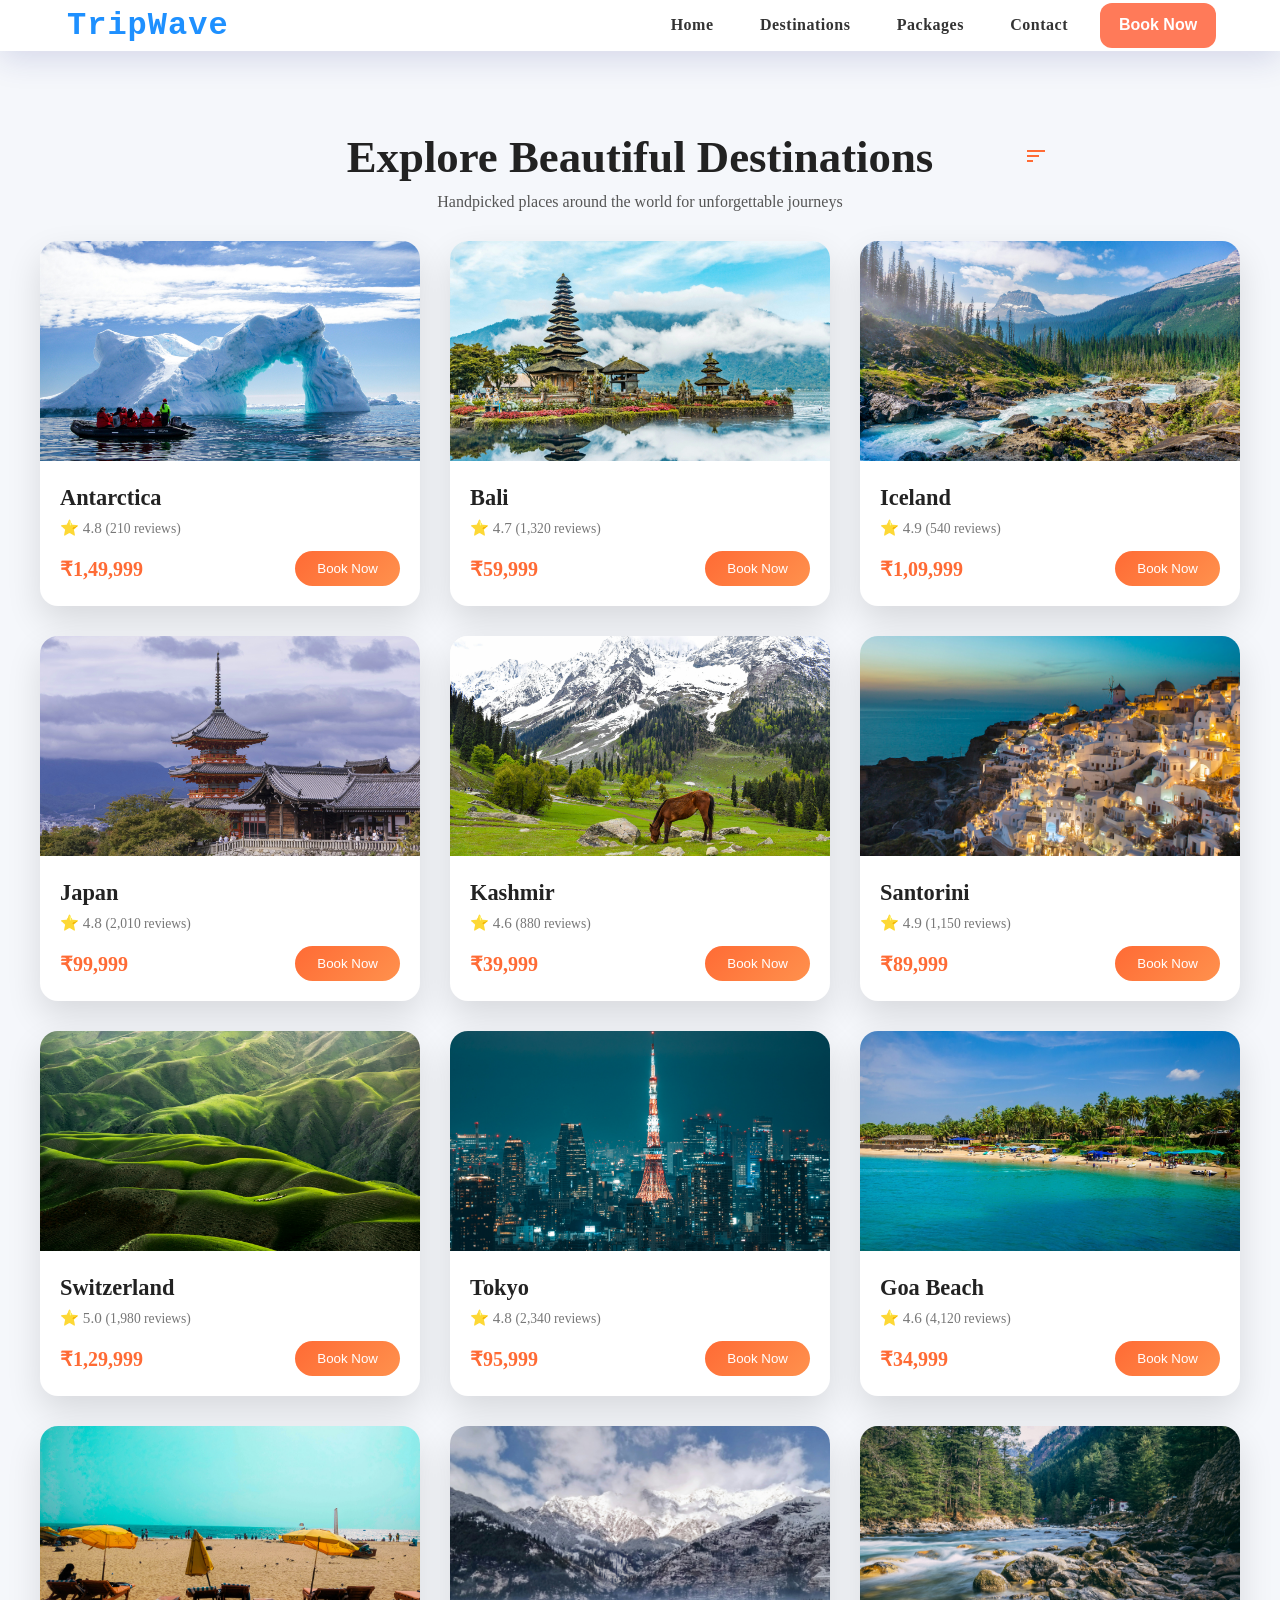
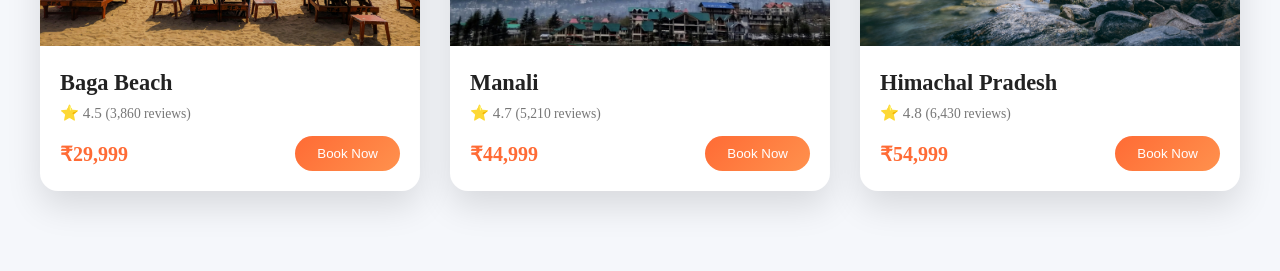
<file: destinations/index.html>
<!DOCTYPE html>
<html lang="en">
<head>
  <meta charset="UTF-8">
  <meta name="viewport" content="width=device-width, initial-scale=1">
  <meta name="description" content="TripWave helps you discover beautiful destinations, explore travel packages, and book unforgettable journeys with ease.">
  <meta name="keywords" content="TripWave, travel, destinations, tour packages, vacation planning">
  <meta name="author" content="TripWave">
  <meta property="og:title" content="TripWave - Travel Smarter, Explore More">
  <meta property="og:description" content="Explore destinations and book your next adventure with TripWave.">
  <meta property="og:type" content="website">
  <title>TripWave | Discover Destinations</title>
  <link rel="stylesheet" href="destinations.css">
  <link rel="stylesheet" href="https://fonts.googleapis.com/css2?family=Material+Symbols+Outlined:opsz,wght,FILL,GRAD@24,400,0,0&icon_names=sort" />
</head>
<body>
   
<!-- ================= Header ================= -->
        <!-- TODO: add dynamic link later -->
         
  <header class="nav-bar" role="banner">
  <h1 class="logo">TripWave</h1>

  <nav class="nav-right" aria-label="Primary Navigation">
    <ul>
      <li><a href="/index.html">Home</a></li>
      <li><a href="/destinations/index.html">Destinations</a></li>
      <li><a href="packages.html">Packages</a></li>
      <li><a href="contact.html">Contact</a></li>
    </ul>
    <button class="btn">Book Now</button>
  </nav>
</header>
 
<!-- ================= Hero Section ================= -->

<main class="hero-section">
  <div class="hero-container">
    <section class="hero-content">
      <h1>Explore Beautiful Destinations</h1>
      <p>Handpicked places around the world for unforgettable journeys</p>
      
      <div class="header-action">
        <span class="material-symbols-outlined sort-icon">sort</span>
        <!-- Dropdown -->
        <div class="filter-dropdown" id="filterDropdown">
          <ul>
            <li>Sort A → Z</li>
            <li>Sort Z → A</li>
            <li>Highest Rated</li>
            <li>Lowest Price</li>
          </ul>
        </div>
      </div>
    </section>
    
    <!-- ================= Destination Section ================= -->

    <section class="destinations">
      <article class="destination-card">
        <img src="assets/images/antarctica.jpg" alt="Antarctica">
        <div class="card-info">
          <h3>Antarctica</h3>
          <div class="rating">⭐ 4.8 <span>(210 reviews)</span></div>
          <div class="card-bottom">
            <span class="price">₹1,49,999</span>
            <button class="book-now">Book Now</button>
          </div>
      </article>

      <article class="destination-card">
        <img src="assets/images/bali-temple.jpg" alt="Bali">
        <div class="card-info">
          <h3>Bali</h3>
          <div class="rating">⭐ 4.7 <span>(1,320 reviews)</span></div>
          <div class="card-bottom">
            <span class="price">₹59,999</span>
            <button class="book-now">Book Now</button>
          </div>
        </div>
      </article>

      <article class="destination-card">
        <img src="assets/images/iceland.jpg" alt="Iceland">
        <div class="card-info">
          <h3>Iceland</h3>
          <div class="rating">⭐ 4.9 <span>(540 reviews)</span></div>
          <div class="card-bottom">
            <span class="price">₹1,09,999</span>
            <button class="book-now">Book Now</button>
          </div>
        </div>
      </article>

      <article class="destination-card">
        <img src="assets/images/japan.jpg" alt="Japan">
        <div class="card-info">
          <h3>Japan</h3>
          <div class="rating">⭐ 4.8 <span>(2,010 reviews)</span></div>
          <div class="card-bottom">
            <span class="price">₹99,999</span>
            <button class="book-now">Book Now</button>
          </div>
        </div>
      </article>

      <article class="destination-card">
        <img src="assets/images/kashmir.jpg" alt="Kashmir">
        <div class="card-info">
          <h3>Kashmir</h3>
          <div class="rating">⭐ 4.6 <span>(880 reviews)</span></div>
          <div class="card-bottom">
            <span class="price">₹39,999</span>
            <button class="book-now">Book Now</button>
          </div>
        </div>
      </article>

      <article class="destination-card">
        <img src="assets/images/santorini.jpg" alt="Santorini">
        <div class="card-info">
          <h3>Santorini</h3>
          <div class="rating">⭐ 4.9 <span>(1,150 reviews)</span></div>
          <div class="card-bottom">
            <span class="price">₹89,999</span>
           <button class="book-now">Book Now</button>
          </div>
        </div>
      </article>

      <article class="destination-card">
        <img src="assets/images/switzerland.jpg" alt="Switzerland">
        <div class="card-info">
          <h3>Switzerland</h3>
          <div class="rating">⭐ 5.0 <span>(1,980 reviews)</span></div>
          <div class="card-bottom">
            <span class="price">₹1,29,999</span>
            <button class="book-now">Book Now</button>
          </div>
        </div>
      </article>

      <article class="destination-card">
        <img src="assets/images/tokyo.jpg" alt="Tokyo">
        <div class="card-info">
          <h3>Tokyo</h3>
          <div class="rating">⭐ 4.8 <span>(2,340 reviews)</span></div>
          <div class="card-bottom">
            <span class="price">₹95,999</span>
           <button class="book-now">Book Now</button>
          </div>
        </div>
      </article>

    <article class="destination-card" data-destination="Goa Beach" data-price="34999">
  <img src="assets/images/Goa-beach.jpg" alt="Goa Beach with golden sand and blue sea">
  <div class="card-info">
    <h3>Goa Beach</h3>
    <div class="rating">
      ⭐ 4.6 <span>(4,120 reviews)</span>
    </div>
    <div class="card-bottom">
      <span class="price">₹34,999</span>
      <button class="book-now" aria-label="Book trip to Goa Beach">
        Book Now
      </button>
    </div>
  </div>
</article>

<article class="destination-card" data-destination="Baga Beach" data-price="29999">
  <img src="assets/images/Baga-beach.jpg" alt="Baga Beach in Goa with lively shoreline and waves">
  <div class="card-info">
    <h3>Baga Beach</h3>
    <div class="rating">
      ⭐ 4.5 <span>(3,860 reviews)</span>
    </div>
    <div class="card-bottom">
      <span class="price">₹29,999</span>
      <button class="book-now" aria-label="Book trip to Baga Beach">
        Book Now
      </button>
    </div>
  </div>
</article>

<article class="destination-card" data-destination="Manali" data-price="44999">
  <img src="assets/images/Manali.jpg" alt="Snow covered mountains and valley in Manali">
  <div class="card-info">
    <h3>Manali</h3>
    <div class="rating">
      ⭐ 4.7 <span>(5,210 reviews)</span>
    </div>
    <div class="card-bottom">
      <span class="price">₹44,999</span>
      <button class="book-now" aria-label="Book trip to Manali">
        Book Now
      </button>
    </div>
  </div>
</article>

<article class="destination-card" data-destination="Himachal Pradesh" data-price="54999">
  <img src="assets/images/Himachal-pradesh.jpg" alt="Scenic mountains and valleys in Himachal Pradesh">
  <div class="card-info">
    <h3>Himachal Pradesh</h3>
    <div class="rating">
      ⭐ 4.8 <span>(6,430 reviews)</span>
    </div>
    <div class="card-bottom">
      <span class="price">₹54,999</span>
      <button class="book-now" aria-label="Book trip to Himachal Pradesh">
        Book Now
      </button>
    </div>
  </div>
</article>
    </section>
  </div>
</main>
  <script src="destinations.js"></script>
</body>
</html>
</file>
<file: destinations/destinations.css>
* {
  margin: 0;
  padding: 0;
  box-sizing: border-box;
}

.nav-bar {
  position: sticky;
  top: 0;
  width: 100%;
  background: rgba(255, 255, 255, 0.15);
  backdrop-filter: blur(10px);
  -webkit-backdrop-filter: blur(10px);
  border-bottom: 1px solid rgba(255, 255, 255, 0.3);
  box-shadow: 0 8px 32px rgba(31, 38, 135, 0.15);
  z-index: 1000;
  display: flex;
  justify-content: space-between;
  align-items: center;
  padding: 0 5%;
  transition: background 0.3s ease, box-shadow 0.3s ease;
}

.nav-right {
  display: flex;
  align-items: center;
  gap: 2rem;
}

.logo {
  font-size: 2rem;
  font-weight: 700;
  color: #1e90ff;
  letter-spacing: 1px;
  display: flex;
  align-items: center;
  height: 100%;
  margin-left: 3px;
  font-family: "Courier New", Courier, monospace;
}

.nav-bar ul {
  list-style: none;
  display: flex;
  align-items: center;
  gap: 2.9rem;
  padding: 1rem 0;
}

.nav-bar a {
  text-decoration: none;
  color: #333333;
  font-weight: 600;
  letter-spacing: 0.5px;
  transition: color 0.3s ease, transform 0.3s ease;
  font-size: 1rem;
}

.nav-bar a:hover {
  color: #00bfff;
  transform: translateY(-2px);
}

.btn {
  width: 116px;
  height: 45px;
  border-radius: 12px;
  background-color: #ff7a59;
  color: #fff;
  font-weight: 600;
  font-size: 1rem;
  border: none;
  cursor: pointer;
}

.hero-section {
  padding: 80px 20px;
  background: #f5f7fb;
}

.hero-container {
  max-width: 1200px;
  margin: auto;
}

.hero-content {
  text-align: center;
  max-width: 1200px;
  margin: auto;
  position: relative;
}

.hero-content h1 {
  font-size: 2.8rem;
  color: #222;
}

.header-actions {
  display: flex;
  align-items: center;
  gap: 10px;
}

 /* Icon */
.sort-icon {
  font-size: 32px;
  color: #ff6b35;
  cursor: pointer;
  position: absolute;
  top: 16%;
  right: 16%;
}

/* Dropdown */
.filter-dropdown {
  position: absolute;
  top: 45px;
  right: 0;
  background: #fff;
  border-radius: 12px;
  box-shadow: 0 15px 35px rgba(0, 0, 0, 0.15);
  min-width: 180px;
  opacity: 0;
  visibility: hidden;
  transform: translateY(-10px);
  transition: all 0.25s ease;
  z-index: 10;
}

/* Active state */
.filter-dropdown.active {
  opacity: 1;
  visibility: visible;
  transform: translateY(0);
}

.filter-dropdown ul {
  list-style: none;
  padding: 10px 0;
  margin: 0;
}

.filter-dropdown li {
  padding: 10px 16px;
  font-size: 0.9rem;
  cursor: pointer;
  transition: background 0.2s ease;
}

.filter-dropdown li:hover {
  background: #f5f7fb;
}

/* Show dropdown on hover */
.header-actions:hover .filter-dropdown {
  opacity: 1;
  visibility: visible;
  transform: translateY(0);
}

/* Mobile adjustment */
@media (max-width: 600px) {
  .header-actions {
    position: static;
    margin-top: 20px;
    justify-content: center;
  }
}

.hero-content p {
  margin-top: 10px;
  margin-bottom: 30px;
  color: #555;
}

/* GRID */
.destinations {
  display: grid;
  grid-template-columns: repeat(auto-fit, minmax(280px, 1fr));
  gap: 30px;
}

/* CARD */
.destination-card {
  background: #fff;
  border-radius: 18px;
  overflow: hidden;
  box-shadow: 0 15px 35px rgba(0, 0, 0, 0.12);
  transition: transform 0.35s ease, box-shadow 0.35s ease;
}

.destination-card img {
  width: 100%;
  height: 220px;
  object-fit: cover;
}

/* INFO */
.card-info {
  padding: 20px;
}

.card-info h3 {
  font-size: 1.4rem;
  color: #222;
}

.rating {
  margin: 8px 0 14px;
  font-size: 0.95rem;
  color: #777;
}

.rating span {
  font-size: 0.85rem;
}

/* PRICE + BUTTON */
.card-bottom {
  display: flex;
  justify-content: space-between;
  align-items: center;
}

.price {
  font-size: 1.25rem;
  font-weight: 700;
  color: #ff6b35;
}

.book-now {
  padding: 10px 22px;
  border-radius: 25px;
  border: none;
  background: linear-gradient(135deg, #ff6b35, #ff914d);
  color: #fff;
  font-weight: 500;
  cursor: pointer;
  transition: transform 0.3s ease, box-shadow 0.3s ease;
}

.book-now:hover {
  transform: translateY(-2px);
  box-shadow: 0 8px 20px rgba(255, 107, 53, 0.35);
}

.destination-card:hover {
  transform: translateY(-10px);
  box-shadow: 0 30px 60px rgba(0, 0, 0, 0.18);
}
</file>
